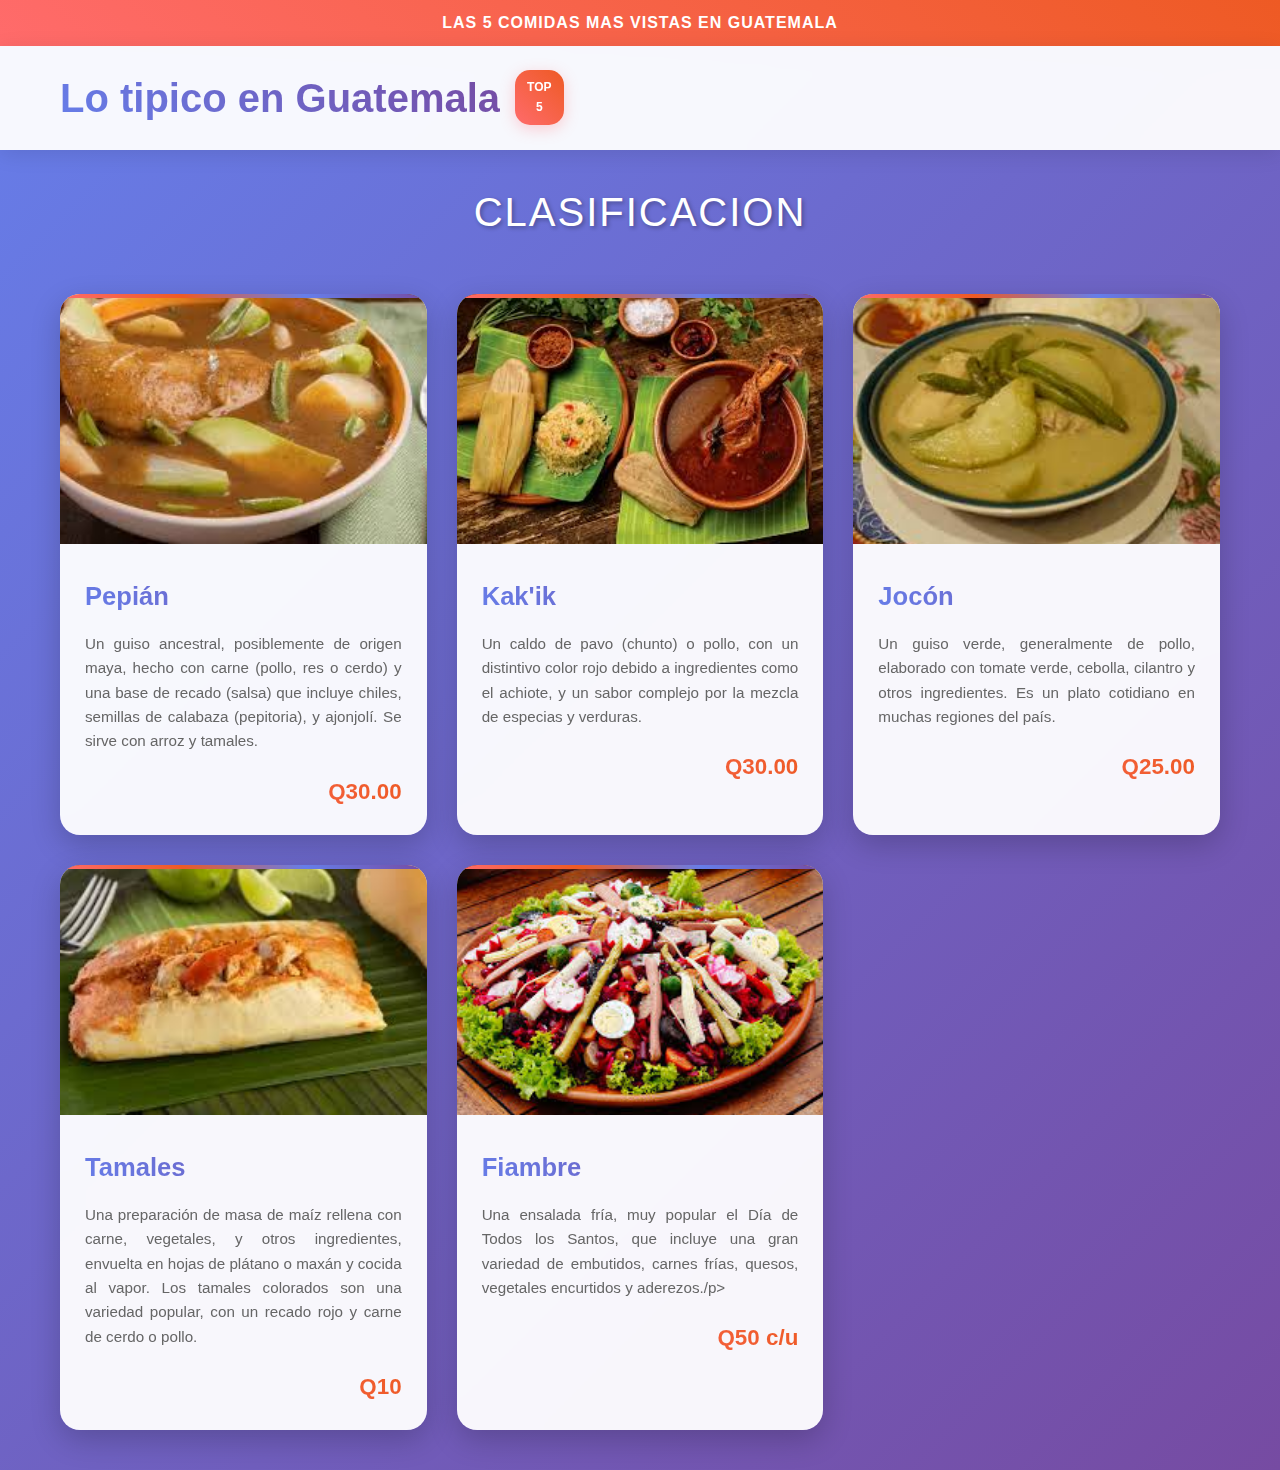
<file: index.html>
<!DOCTYPE html>
<html lang="es">
<head>
    <meta charset="UTF-8">
    <meta name="viewport" content="width=device-width, initial-scale=1.0">
    <title>Comidas tipicas en Guatemala</title>
    <link rel="stylesheet" href="estilo.css">
</head>
<body>
 
    <div class="top-bar">
        Las 5 comidas mas vistas en guatemala 
    </div>

    
    <header class="header">
        <div class="header-content">
            <div style="display: flex; align-items: center;">
                <div class="logo">Lo tipico en Guatemala</div>
                <div class="logo-badge">TOP<br>5</div>
            </div>
        </div>
    </header>



    <section class="street-snacks clearfix">
        <h2 class="section-title">Clasificacion</h2>
        
        

        <div class="menu-grid">
            <div class="menu-item">
                <div class="menu-item-image item1"></div>
                 <img src="img/Pepian.jpg" >
                <div class="menu-item-content">
                    
                    <h3 class="menu-item-title">Pepián</h3>
                    <p class="menu-item-description">Un guiso ancestral, posiblemente de origen maya, hecho con carne (pollo, res o cerdo) y una base de recado (salsa) que incluye chiles, semillas de calabaza (pepitoria), y ajonjolí. Se sirve con arroz y tamales.</p>
                    <div class="menu-item-price">Q30.00</div>
                </div>
            </div>

            <div class="menu-item">
                <div class="menu-item-image item2"></div>
                 <img src="img/kakik.jpg" >
                <div class="menu-item-content">
                    <h3 class="menu-item-title">Kak'ik</h3>
                    <p class="menu-item-description"> Un caldo de pavo (chunto) o pollo, con un distintivo color rojo debido a ingredientes como el achiote, y un sabor complejo por la mezcla de especias y verduras.</p>
                    <div class="menu-item-price">Q30.00</div>
                </div>
            </div>

            <div class="menu-item">
                <div class="menu-item-image item3"></div>
                 <img src="img/jocon.jpg" >
                <div class="menu-item-content">
                    <h3 class="menu-item-title">Jocón</h3>
                    <p class="menu-item-description">Un guiso verde, generalmente de pollo, elaborado con tomate verde, cebolla, cilantro y otros ingredientes. Es un plato cotidiano en muchas regiones del país. </p>
                    <div class="menu-item-price">Q25.00</div>
                </div>
            </div>

            <div class="menu-item">
                <div class="menu-item-image item4"></div>
                <img src="img/tamales.jpg" >
                <div class="menu-item-content">
                    <h3 class="menu-item-title">Tamales</h3>
                    <p class="menu-item-description">Una preparación de masa de maíz rellena con carne, vegetales, y otros ingredientes, envuelta en hojas de plátano o maxán y cocida al vapor. Los tamales colorados son una variedad popular, con un recado rojo y carne de cerdo o pollo. </p>
                    <div class="menu-item-price">Q10</div>
                </div>
            </div>

            <div class="menu-item">
                <div class="menu-item-image item5"></div>
                 <img src="img/fiambre.jpg" >
                <div class="menu-item-content">
                    <h3 class="menu-item-title">Fiambre</h3>
                    <p class="menu-item-description">Una ensalada fría, muy popular el Día de Todos los Santos, que incluye una gran variedad de embutidos, carnes frías, quesos, vegetales encurtidos y aderezos./p>
                    <div class="menu-item-price">Q50 c/u</div>
                </div>
            </div>

            
        </div>
    </section>

</body>
</html>
</file>
<file: estilo.css>
/* Reset básico */
* {
    margin: 0;
    padding: 0;
    box-sizing: border-box;
}

body {
    font-family: 'Arial', sans-serif;
    line-height: 1.6;
    color: #333;
    background: linear-gradient(135deg, #667eea 0%, #764ba2 100%);
    min-height: 100vh;
}

/* Barra superior */
.top-bar {
    background: linear-gradient(45deg, #ff6b6b, #ee5a24);
    color: white;
    text-align: center;
    padding: 10px 0;
    font-weight: bold;
    font-size: 16px;
    box-shadow: 0 2px 10px rgba(0, 0, 0, 0.2);
    text-transform: uppercase;
    letter-spacing: 1px;
}

/* Header */
.header {
    background: rgba(255, 255, 255, 0.95);
    backdrop-filter: blur(10px);
    padding: 20px 0;
    box-shadow: 0 4px 20px rgba(0, 0, 0, 0.1);
    margin-bottom: 30px;
}

.header-content {
    max-width: 1200px;
    margin: 0 auto;
    padding: 0 20px;
}

.logo {
    font-size: 2.5em;
    font-weight: bold;
    background: linear-gradient(45deg, #667eea, #764ba2);
    -webkit-background-clip: text;
    -webkit-text-fill-color: transparent;
    background-clip: text;
    margin-right: 15px;
}

.logo-badge {
    background: linear-gradient(45deg, #ff6b6b, #ee5a24);
    color: white;
    padding: 8px 12px;
    border-radius: 15px;
    font-size: 12px;
    font-weight: bold;
    text-align: center;
    box-shadow: 0 4px 15px rgba(255, 107, 107, 0.3);
}

/* Sección principal */
.street-snacks {
    max-width: 1200px;
    margin: 0 auto;
    padding: 0 20px 40px;
}

.section-title {
    font-size: 2.5em;
    text-align: center;
    margin-bottom: 50px;
    color: white;
    text-shadow: 2px 2px 4px rgba(0, 0, 0, 0.3);
    font-weight: 300;
    text-transform: uppercase;
    letter-spacing: 2px;
}

.clearfix::after {
    content: "";
    display: table;
    clear: both;
}

/* Grid de menú */
.menu-grid {
    display: grid;
    grid-template-columns: repeat(auto-fit, minmax(350px, 1fr));
    gap: 30px;
    margin-top: 30px;
}

/* Items del menú */
.menu-item {
    background: rgba(255, 255, 255, 0.95);
    border-radius: 20px;
    overflow: hidden;
    box-shadow: 0 10px 30px rgba(0, 0, 0, 0.2);
    transition: all 0.4s ease;
    cursor: pointer;
    position: relative;
    backdrop-filter: blur(10px);
    text-decoration: none;
    color: inherit;
}

.menu-item:hover {
    transform: translateY(-10px) scale(1.02);
    box-shadow: 0 20px 40px rgba(0, 0, 0, 0.3);
}

.menu-item::before {
    content: '';
    position: absolute;
    top: 0;
    left: 0;
    right: 0;
    height: 4px;
    background: linear-gradient(45deg, #ff6b6b, #ee5a24, #667eea, #764ba2);
    z-index: 1;
}

/* Imágenes del menú */
.menu-item img {
    width: 100%;
    height: 250px;
    object-fit: cover;
    transition: transform 0.4s ease;
}

.menu-item:hover img {
    transform: scale(1.1);
}

/* Contenido del item */
.menu-item-content {
    padding: 25px;
    position: relative;
}

.menu-item-title {
    font-size: 1.6em;
    font-weight: bold;
    color: #333;
    margin-bottom: 15px;
    background: linear-gradient(45deg, #667eea, #764ba2);
    -webkit-background-clip: text;
    -webkit-text-fill-color: transparent;
    background-clip: text;
}

.menu-item-description {
    color: #666;
    line-height: 1.6;
    margin-bottom: 20px;
    font-size: 0.95em;
    text-align: justify;
}

.menu-item-price {
    font-size: 1.4em;
    font-weight: bold;
    color: #ff6b6b;
    text-align: right;
    background: linear-gradient(45deg, #ff6b6b, #ee5a24);
    -webkit-background-clip: text;
    -webkit-text-fill-color: transparent;
    background-clip: text;
}

/* Efectos de hover adicionales */
.menu-item:hover .menu-item-title {
    animation: glow 0.5s ease-in-out;
}

@keyframes glow {
    0% { text-shadow: 0 0 5px rgba(102, 126, 234, 0.5); }
    50% { text-shadow: 0 0 15px rgba(102, 126, 234, 0.8); }
    100% { text-shadow: 0 0 5px rgba(102, 126, 234, 0.5); }
}

/* Responsive Design */
@media (max-width: 768px) {
    .menu-grid {
        grid-template-columns: 1fr;
        gap: 20px;
        padding: 0 10px;
    }
    
    .logo {
        font-size: 2em;
    }
    
    .section-title {
        font-size: 2em;
        margin-bottom: 30px;
    }
    
    .menu-item-content {
        padding: 20px;
    }
    
    .menu-item img {
        height: 200px;
    }
    
    .top-bar {
        font-size: 14px;
        padding: 8px 0;
    }
}

@media (max-width: 480px) {
    .header-content {
        padding: 0 10px;
    }
    
    .logo {
        font-size: 1.5em;
    }
    
    .section-title {
        font-size: 1.5em;
    }
    
    .menu-item-title {
        font-size: 1.3em;
    }
    
    .menu-item-description {
        font-size: 0.9em;
    }
}

/* Animaciones adicionales */
.menu-item {
    animation: fadeInUp 0.6s ease-out;
}

.menu-item:nth-child(1) { animation-delay: 0.1s; }
.menu-item:nth-child(2) { animation-delay: 0.2s; }
.menu-item:nth-child(3) { animation-delay: 0.3s; }
.menu-item:nth-child(4) { animation-delay: 0.4s; }
.menu-item:nth-child(5) { animation-delay: 0.5s; }

@keyframes fadeInUp {
    from {
        opacity: 0;
        transform: translateY(30px);
    }
    to {
        opacity: 1;
        transform: translateY(0);
    }
}

/* Efecto de clic */
.menu-item:active {
    transform: scale(0.98);
    transition: transform 0.1s ease;
}
</file>
